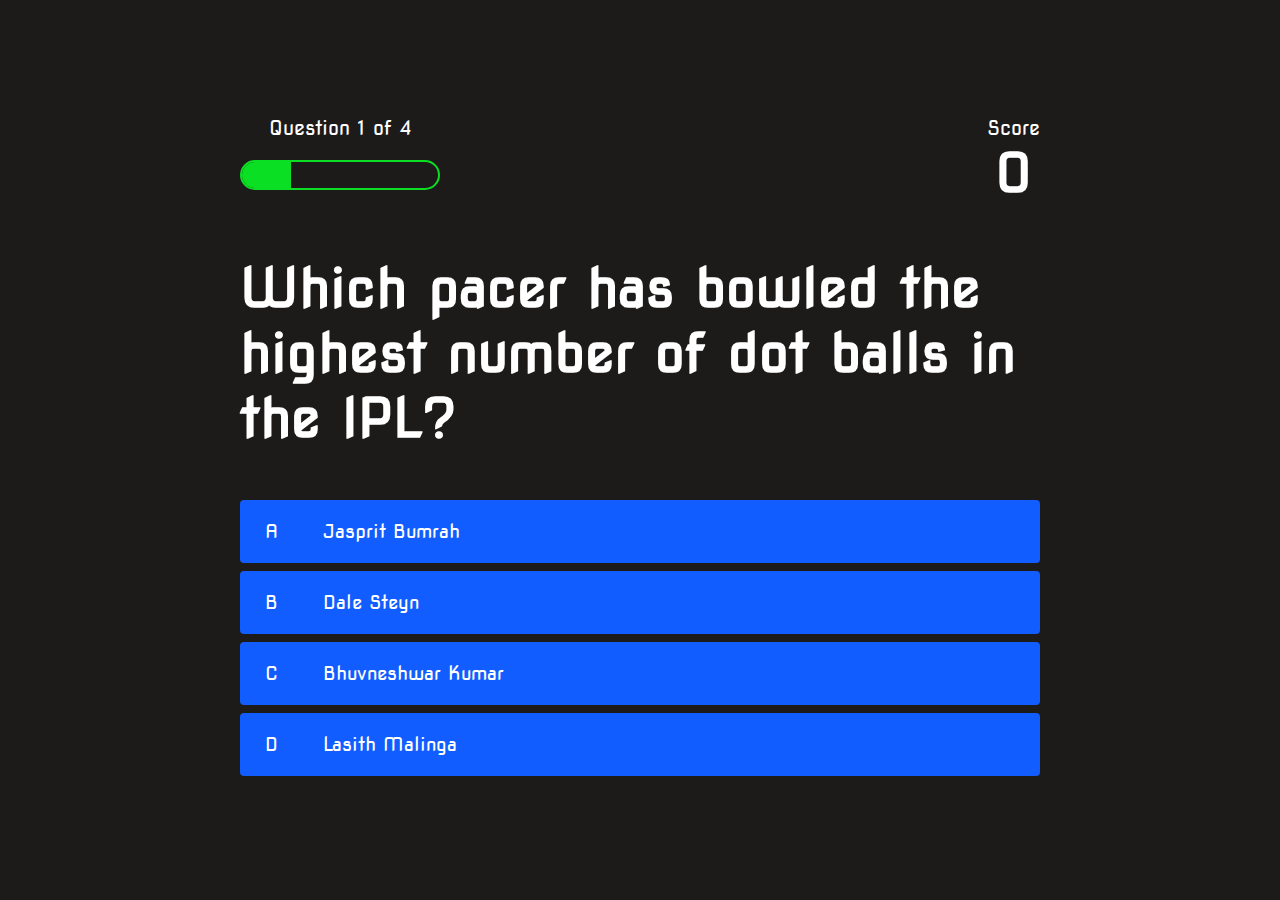
<file: game.html>
<!DOCTYPE html>
<html>
    <head>
        <meta charset="UTF-8">
        <meta name="viewport" content="width=device-width">
        <title>Quiz Page</title> 
        <link rel="stylesheet" href="/style.css">
        <link rel="stylesheet" href="/game.css">
    </head> 
    <body>
        <div class="container">
            <div id="game" class="justify-center flex-column">
                <div id="hud">
                    <div class="hud-item">
                        <p id="progressText" class="hud-prefix">Question</p>
                        <div id="progressBar">
                            <div id="progressBarFull">
                             </div>
                        </div>
                    </div>
                    <div class="hud-item">
                        <p class="hud-prefix">Score</p>
                        <h1 class="hud-main-text" id="score">0</h1>
                    </div>
                </div>
                <h1 id="question">What is the answer to this question? </h1>
                <div class="choice-container">
                    <p class="choice-prefix">A</p>
                    <p class="choice-text" data-number="1">Choice 1</p>
                </div>
                <div class="choice-container">
                    <p class="choice-prefix">B</p>
                    <p class="choice-text" data-number="2">Choice 2</p>
                </div>
                <div class="choice-container">
                    <p class="choice-prefix">C</p>
                    <p class="choice-text" data-number="3">Choice 3</p>
                </div>
                <div class="choice-container">
                    <p class="choice-prefix">D</p>
                    <p class="choice-text" data-number="4">Choice 4</p>
                </div>
            </div>
        </div>
        <script src="game.js"></script>
    </body>
</html>
</file>
<file: style.css>
@import url('https://fonts.googleapis.com/css2?family=Nova+Square&display=swap');

:root{
    background-color: rgb(29,26,26);
}

*{
    box-sizing: border-box; /*include padding also in total height */
    margin: 0;
    padding: 0;
    font-size:62.5%;
    font-family: 'Nova Square', cursive;
}


.finalScore
{
    margin-left: 10px;
    font-size: 1000px;
    color: aqua;
}

h1{
    font-size: 5.4rem; /* 5.4 relative to root element */
    color: #fff;
    margin-bottom: 5rem;
}   

h2{
    font-size:4.2rem;
    margin-bottom: 4rem;
}

.container{
    width: 100vw; /* relative to 1% of viewport(browser) size */
    height: 100vh;
    display: flex; 
    justify-content: center;
    align-items: center;
    max-width: 80rem;
    margin: 0 auto;
    padding: 2rem; 
}

.flex-column{
    display: flex;
    flex-direction: column;
}

.justify-center{
    justify-content: center;
}

.text-center{
    text-align: center;
}

.hidden{
    display: none;
}

.btn{
    font-size: 2.4rem;
    padding: 2rem 0;
    width: 30rem;
    text-align: center;
    /*margin-left: 50px;*/
    margin-bottom: 1rem;
    text-decoration: none;
    color: rgb(28,26,26);
    background: linear-gradient(90deg,rgb(18,93,235) 0%, rgb(0,102,235) 100%); 
    /* 90 deg means move color change from left to right */
    border-radius: 10px;

}

.btn-home{
    font-size: 2.4rem;
    padding: 2rem 0;
    width: 30rem;
    text-align: center;
    margin-left: 50px;
    margin-bottom: 1rem;
    text-decoration: none;
    color: rgb(28,26,26);
    background: linear-gradient(90deg,rgb(18,93,235) 0%, rgb(0,102,235) 100%); 
    /* 90 deg means move color change from left to right */
    border-radius: 10px;

}

.btn:hover{
    cursor: pointer;
    box-shadow: 0 0.4rem 1.4rem 0 rgb(8,114,244,0.6); /* obtain a shadow when mouse is hovered on the button */
    transition: transform 150ms;
    transform: scale(1.03); /* scale increases size of button when hovered */
    
}

.btn[disabled]:hover{
    cursor: not-allowed;
    box-shadow: none;
    transform: none; 
}

#highscore-btn{
    background: linear-gradient(90deg,rgb(255,247,9) 0%, rgb(240,221,6) 100%); 
}

#highscore-btn:hover{
    box-shadow: 0 0.4rem 1.4rem 0 rgb(255,255,0,0.5);
}

.fa-crown{
    margin-left: 1rem;
}

/*End Page CSS */

.end-form-container{
    width: 100%;
    display: flex;
    flex-direction: column;
    align-items: center;
    max-width: 30rem;
}

.saveScoreBtn{
    margin-left: 100rem;
}

input{
    margin-bottom: 1rem;
    width: 20rem;
    padding: 1.5rem;
    font-size: 1.8rem;
    border: none;
    box-shadow: 0 0.1rem 1.4rem 0 rgba(86,185,235,0.5) 
}

input::placeholder{
    color : #aaa;
}

#username{
    margin-bottom: 3rem;
    width: 100%;
    outline: none;
}

#end-text{
    font-size: 2.4rem;
    color: #fff;
    text-align: center;
}

#saveScoreBtn{
    border:none;
}

.fa-home{
    margin-left: 1rem;
    font-size: 2rem;
    color: rgb(28,26,26);
}
</file>
<file: game.css>
body{
    color: #fff;
}

.choice-container{
    display: flex; /* display like a box */
    margin-bottom: 0.8rem;
    width: 100%;
    border-radius: 4px;
    background: rgb(18,93,255);
    font-size: 3rem;
    min-width: 80rem;
}

.choice-container:hover{
    cursor: pointer;
    box-shadow : 0 0.4rem 1.4rem 0 rgb(6,103,247,0.5);
    transform: scale(1.02);
    transition: transform 100ms;
    
}

.choice-prefix{
    padding: 2rem 2.5rem;
    color: white;
}

.choice-text{
    padding: 2rem;
    width:100%;
}

.correct{
    background: linear-gradient(32deg, rgba(11,223,36) 0% , rgb(41,232,111) 100%);
}

.incorrect{
    background: linear-gradient(32deg, rgba(230,29,29,1) 0% , rgb(224,11,11,1) 100%);    
}

/*Heads up Display */
#hud{
    display: flex;
    justify-content: space-between;
}

.hud-prefix{
    text-align: center;
    font-size: 2rem;
}

.hud-main-text{
    text-align: center;
}

#progressBar{
    width: 20rem;
    height: 3rem;
    border: 0.2rem solid rgb(11,223,36);
    margin-top: 2rem;
    border-radius: 50px;
    overflow: hidden;
}

#progressBarFull{
    height: 100%;
    background: rgb(11,223,36);
    width: 0%;
}
@media screen and (max-device-width:1366px){
    .choice-container{
        min-width: 80rem;
    }
}
</file>
